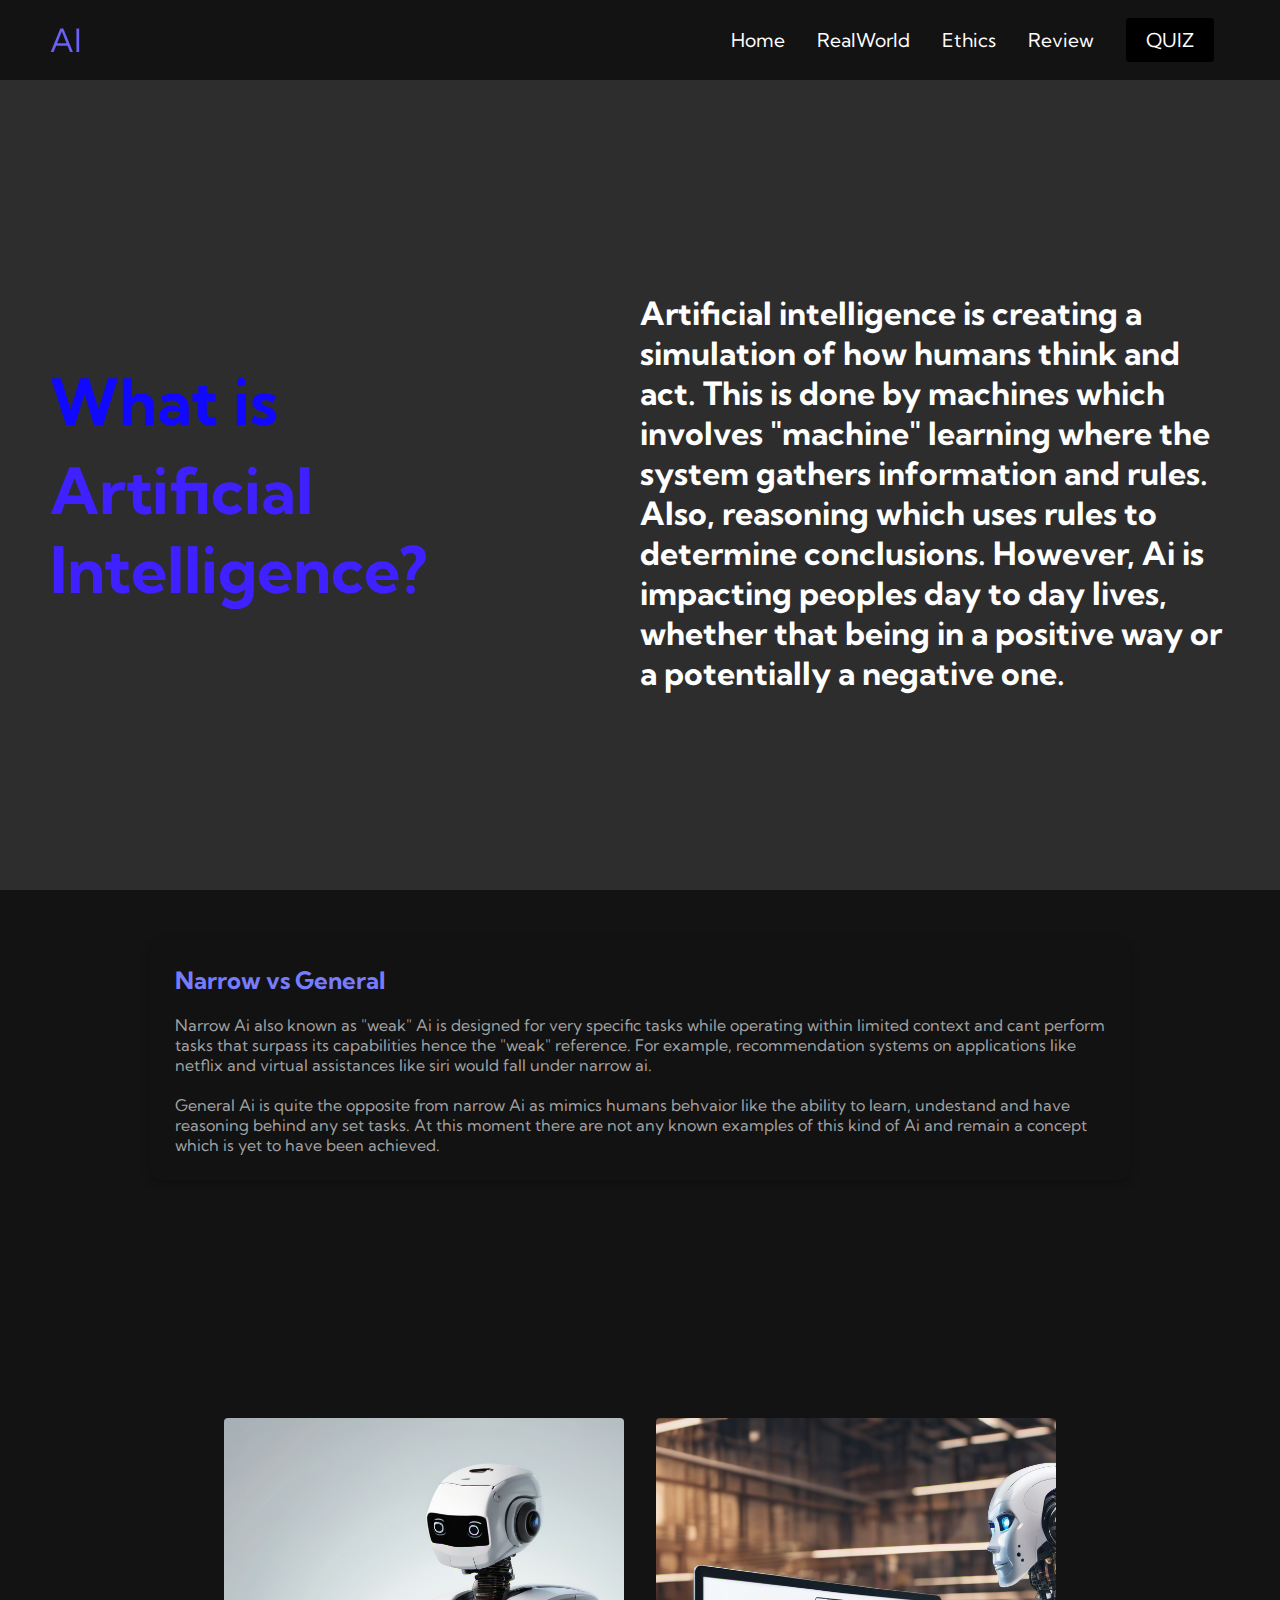
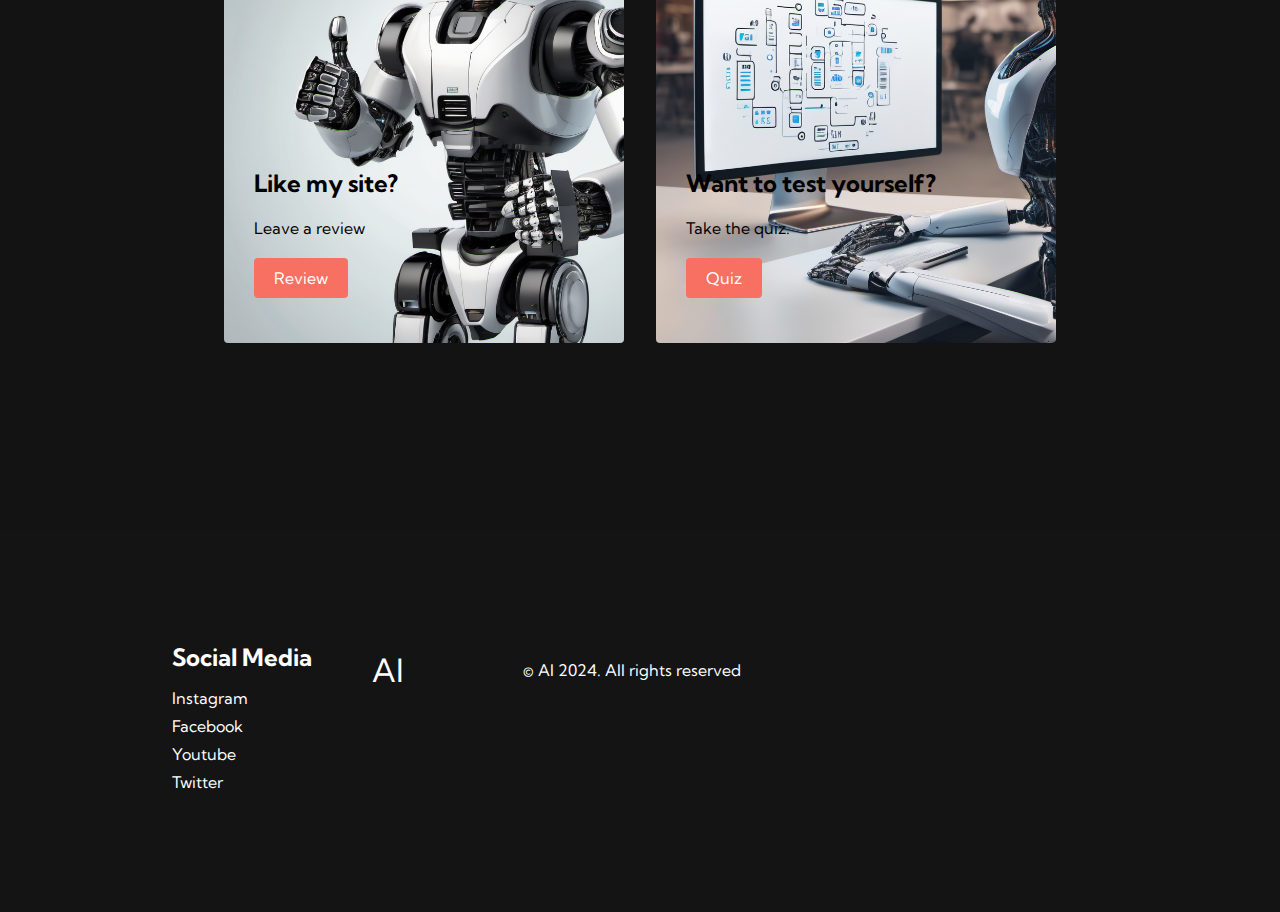
<file: AiFYP/index.html>
<!DOCTYPE html>
<html lang="en">
  <head>
    
    <meta charset="UTF-8" />
    <meta name="viewport" content="width=device-width, initial-scale=1.0" />
    <title>Ai Website</title>
    <link rel="stylesheet" href="styles.css" />
    <link rel="stylesheet" href="https://use.fontawesome.com/releases/v5.14.0/css/all.css" integrity="sha384-HzLeBuhoNPvSl5KYnjx0BT+WB0QEEqLprO+NBkkk5gbc67FTaL7XIGa2w1L0Xbgc" crossorigin="anonymous" />
    <link href="https://fonts.googleapis.com/css2?family=Kumbh+Sans:wght@400;700&display=swap" rel="stylesheet" />
  </head>
  <body>
  
    <!-- header section here  -->
    <header class="header">
      <div class="header__container">
        <a href="./index.html" id="header__logo"><i class="fas fa-robot"></i>AI</a>
        <div class="header__toggle" id="header-mobile-menu">
          <span class="hamBar"></span> <span class="hamBar"></span>
          <span class="hamBar"></span>
        </div>
        <ul class="header__menu">
          <li class="header__item">
            <a href="./index.html" class="header__links">Home</a>
          </li>
          <li class="header__item">
            <a href="./test-1.html" class="header__links">RealWorld</a>
          </li>
          <li class="header__item">
            <a href="./test-2.html" class="header__links">Ethics</a>
          </li>
          <li class="header__item">
            <a href="./review/index.php" class="header__links">Review</a>
          </li>
          <li class="header__btn"><a href="quiz.html" class="button">QUIZ</a></li>
        </ul>
      </div>
    </header>
    <!-- header section here  -->

    <!-- Hero Section -->
    <div class="heroMain">
      <div class="heroContainer">
        <div class="heroContent">
          <h1>What is</h1>
          <h2>Artificial Intelligence?</h2>
         </div>
        <div class="heroContent">
          <p class="mediumText">Artificial intelligence is creating a simulation of how humans think and act. This is done by machines which involves "machine" learning where the system gathers information and rules. Also, reasoning which uses rules to determine conclusions. However, Ai is impacting peoples day to day lives, whether that being in a positive way or a potentially a negative one. </p>
         </div>
    </div>
    
     <!-- text box  -->
     <div class="testSec" >
      <div class="testInner">
        <div class="testRight" style="padding: 10px; width: 100%;">
          <h2>Narrow vs General </span></h2> <br>
          <p>Narrow Ai also known as "weak" Ai is designed for very specific tasks while operating within limited context and cant perform tasks that surpass its capabilities hence the "weak" reference. For example, recommendation systems on applications like netflix and virtual assistances like siri would fall under narrow ai.</p> <br>
          <p>General Ai is quite the opposite from narrow Ai as mimics humans behvaior like the ability to learn, undestand and have reasoning behind any set tasks. At this moment there are not any known examples of this kind of Ai and remain a concept which is yet to have been achieved. </p>
        </div>
      </div>
  </div>
    <!-- hero section ends here  -->
    
    <div class="serviceSection">
      <div class="serviceContainer">
        <div class="serviceBox">
          <h2>Like my site?</h2>
          <p>Leave a review</p>
          <a href="review/index.php"><button>Review</button></a>
          </div>
        <div class="serviceBox">
          <h2>Want to test yourself?</h2>
          <p>Take the quiz.</p>
          <a href="quiz.html"> <button>Quiz</button></a>
        </div>
      </div>
    </div>

    <!-- Footer Section -->
    <div class="footerSection">
      <div class="footerInnerLinks">
        <div class="footerInnerWrapper">
          <div class="footerLinks">
            
          <div class="footerLinks">
            <h2>Social Media</h2>
            <a href="#">Instagram</a> <a href="/">Facebook</a>
            <a href="#">Youtube</a> <a href="/">Twitter</a>
          </div>
        </div>
      </div>
      <section class="socialSection">
        <div class="socialSectionInner">
          <div class="footerLogo">
            <a href="#" id="footerLogo"><i class="fas fa-robot">  </i>AI</a>
          </div>
          <p class="copyRight">© AI 2024. All rights reserved</p>
          <div class="footerSocial">
            <a class="footerSocialLinks" href="#" target="_blank" aria-label="Facebook" >
              <i class="fab fa-facebook"></i>
            </a>
            <a class="footerSocialLinks" href="#" target="_blank" aria-label="Instagram" >
              <i class="fab fa-instagram"></i>
            </a>
            <a class="footerSocialLinks" href="#" target="_blank" aria-label="Youtube" >
              <i class="fab fa-youtube"></i>
            </a>
            <a class="footerSocialLinks" href="#" target="_blank" aria-label="Twitter" >
              <i class="fab fa-twitter"></i>
            </a>
            <a class="footerSocialLinks" href="#" target="_blank" aria-label="LinkedIn" >
              <i class="fab fa-linkedin"></i>
            </a>
          </div>
        </div>
      </section>
    </div>
  </div>
  <!-- Footer Section -->

    <!-- scripts here  -->
    <script src="app.js"></script>
  </body>
</html>
</file>
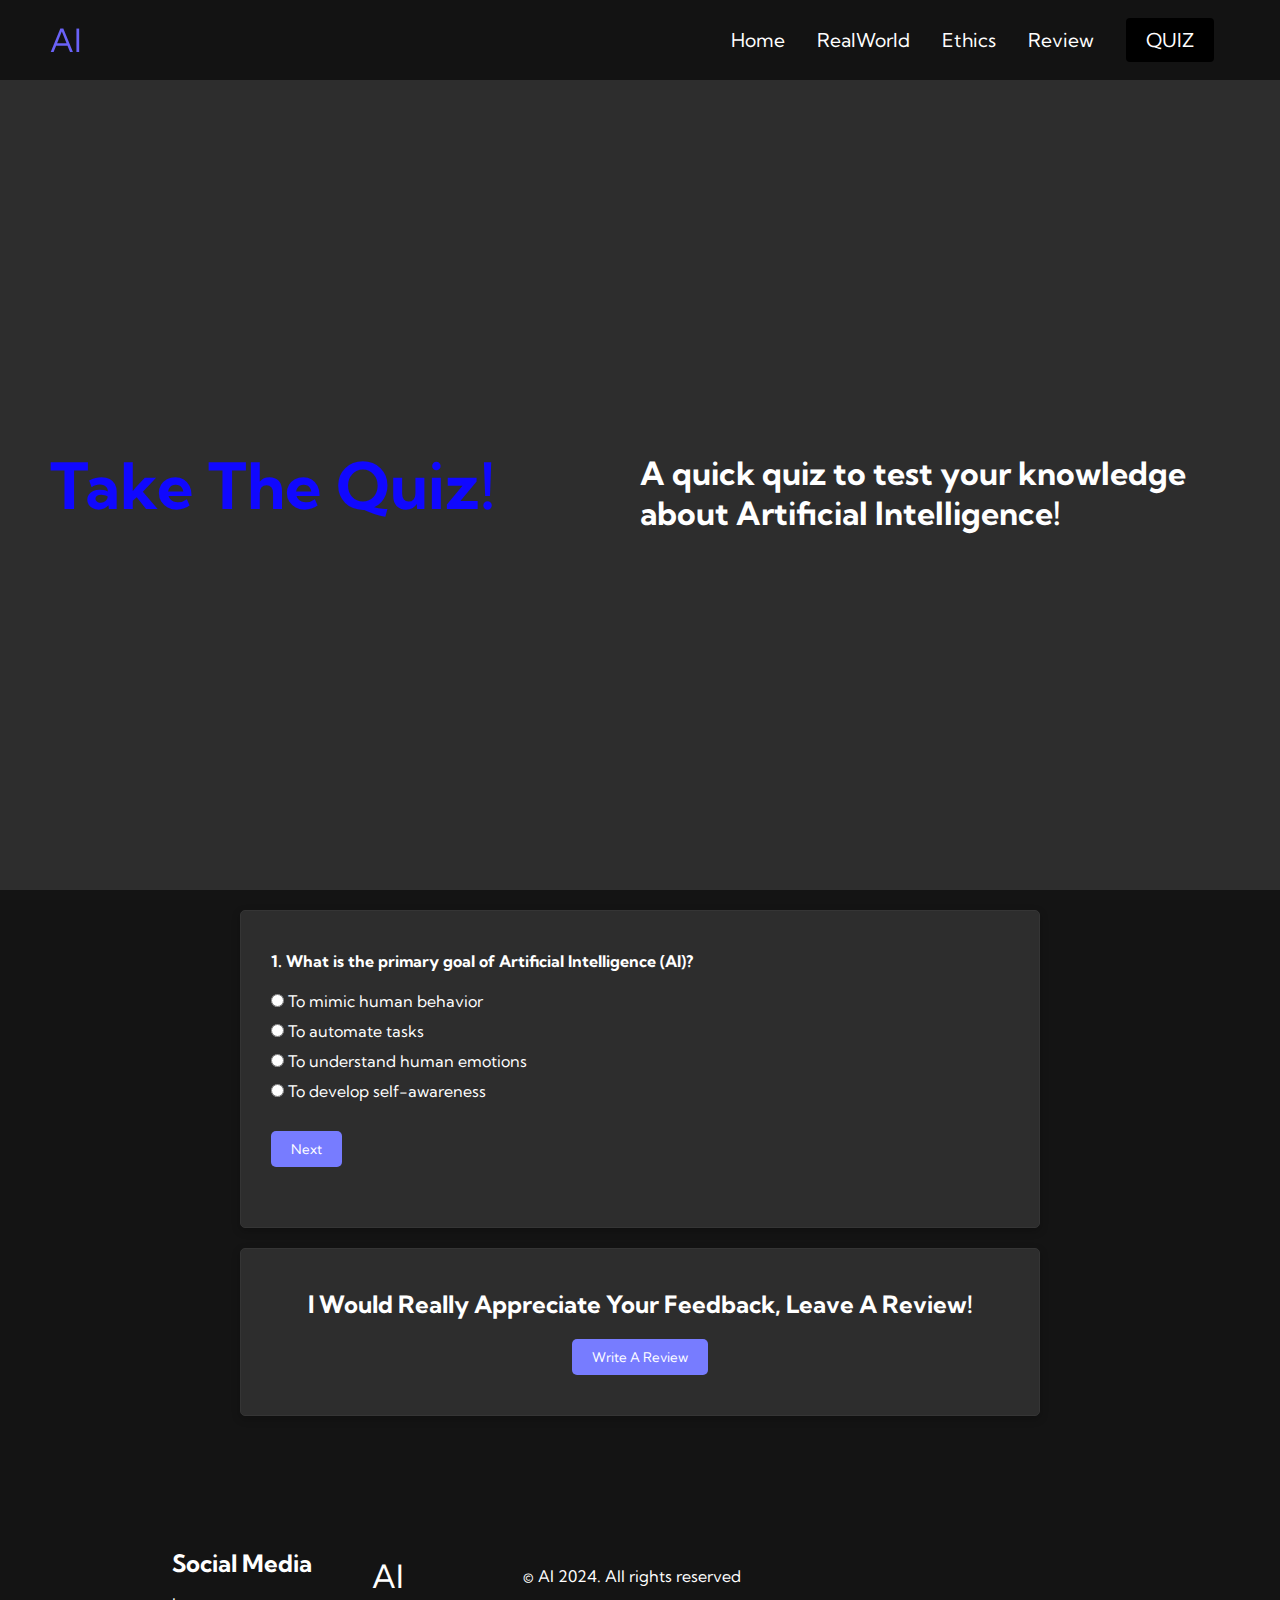
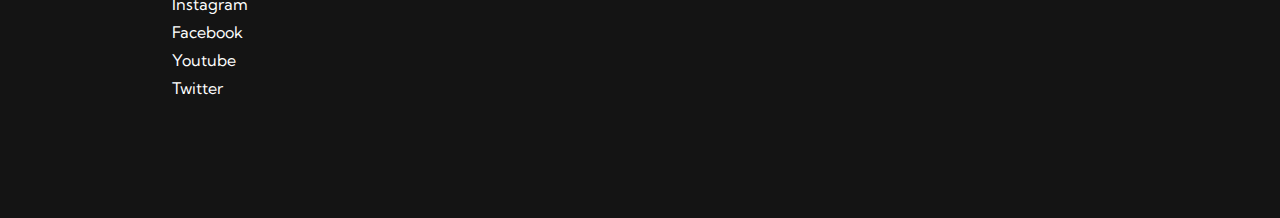
<file: AiFYP/quiz.html>
<!DOCTYPE html>
<html lang="en">
  <head>
    <meta charset="UTF-8" />
    <meta name="viewport" content="width=device-width, initial-scale=1.0" />
    <title>Ai Website</title>
    <link rel="stylesheet" href="styles.css" />
    <link rel="stylesheet" href="https://use.fontawesome.com/releases/v5.14.0/css/all.css" integrity="sha384-HzLeBuhoNPvSl5KYnjx0BT+WB0QEEqLprO+NBkkk5gbc67FTaL7XIGa2w1L0Xbgc" crossorigin="anonymous" />
    <link href="https://fonts.googleapis.com/css2?family=Kumbh+Sans:wght@400;700&display=swap" rel="stylesheet" />
  </head>
  <body>
    <!-- header section here  -->
    <header class="header">
      <div class="header__container">
        <a href="./index.html" id="header__logo"><i class="fas fa-robot"></i>AI</a>
        <div class="header__toggle" id="header-mobile-menu">
          <span class="hamBar"></span> <span class="hamBar"></span>
          <span class="hamBar"></span>
        </div>
        <ul class="header__menu">
          <li class="header__item">
            <a href="./index.html" class="header__links">Home</a>
          </li>
          <li class="header__item">
            <a href="./test-1.html" class="header__links">RealWorld</a>
          </li>
          <li class="header__item">
            <a href="./test-2.html" class="header__links">Ethics</a>
          </li>
          <li class="header__item">
            <a href="./review/index.php" class="header__links">Review</a>
          </li>
          <li class="header__btn"><a href="quiz.html" class="button">QUIZ</a></li>
        </ul>
      </div>
    </header>
    <!-- header section here  -->

    <!-- Hero Section -->
    <div class="heroMain">
      <div class="heroContainer">
        <div class="heroContent">
          <h1>Take The Quiz!</h1>
         </div>
         <div class="heroContent">
          <p class="largeText">A quick quiz to test your knowledge about Artificial Intelligence!</p>
         </div>
    </div>
    <!-- hero section ends here  -->

    <!-- quiz section  -->
    <div class="container">
        
        <!-- Question 1 -->
        <div class="question active" id="question1">
          <p>1. What is the primary goal of Artificial Intelligence (AI)?</p>
          <div class="options">
            <label><input type="radio" name="q1" value="a"> To mimic human behavior</label>
            <label><input type="radio" name="q1" value="b"> To automate tasks</label>
            <label><input type="radio" name="q1" value="c"> To understand human emotions</label>
            <label><input type="radio" name="q1" value="d"> To develop self-awareness</label>
          </div>
        </div>
        <!-- Question 2 -->
        <div class="question" id="question2">
          <p>2. Which of the following is an example of Narrow AI?</p>
          <div class="options">
            <label><input type="radio" name="q2" value="a"> Self-driving cars</label>
            <label><input type="radio" name="q2" value="b"> Human-like robots</label>
            <label><input type="radio" name="q2" value="c"> General-purpose intelligent systems</label>
            <label><input type="radio" name="q2" value="d"> Virtual personal assistants</label>
          </div>
        </div>
        <!-- Question 3 -->
        <div class="question" id="question3">
          <p>3. What is the term used to describe AI's ability to improve performance on a task through experience?</p>
          <div class="options">
            <label><input type="radio" name="q3" value="a"> Machine learning</label>
            <label><input type="radio" name="q3" value="b"> Deep learning</label>
            <label><input type="radio" name="q3" value="c"> Reinforcement learning</label>
            <label><input type="radio" name="q3" value="d"> Natural language processing</label>
          </div>
        </div>
        <!-- Question 4 -->
        <div class="question" id="question4">
            <p>4. Which AI technique involves training a model on labeled data with input-output pairs?</p>
            <div class="options">
              <label><input type="radio" name="q4" value="a"> Unsupervised learning</label>
              <label><input type="radio" name="q4" value="b"> Reinforcement learning</label>
              <label><input type="radio" name="q4" value="c"> Supervised learning</label>
              <label><input type="radio" name="q4" value="d"> Semi-supervised learning</label>
            </div>
          </div>
        <!-- Question 5 -->
        <div class="question" id="question5">
            <p>5. Which industry commonly uses AI for fraud detection and prevention?</p>
            <div class="options">
              <label><input type="radio" name="q5" value="a"> Healthcare</label>
              <label><input type="radio" name="q5" value="b"> Finance</label>
              <label><input type="radio" name="q5" value="c"> Retail</label>
              <label><input type="radio" name="q5" value="d"> Transportation</label>
            </div>
          </div>
        <!-- Question 6 -->
        <div class="question" id="question6">
            <p>6. What is the name for AI systems that can understand and generate human-like text?</p>
            <div class="options">
              <label><input type="radio" name="q6" value="a"> Natural language processing</label>
              <label><input type="radio" name="q6" value="b"> Machine learning</label>
              <label><input type="radio" name="q6" value="c"> Speech recognition</label>
              <label><input type="radio" name="q6" value="d"> Computer vision</label>
            </div>
          </div>
        <!-- Question 7 -->
        <div class="question" id="question7">
            <p>7. What is the term for the ethical principles and guidelines governing AI development and deployment?</p>
            <div class="options">
              <label><input type="radio" name="q7" value="a"> AI ethics</label>
              <label><input type="radio" name="q7" value="b"> Algorithmic fairness</label>
              <label><input type="radio" name="q7" value="c"> Autonomous governance</label>
              <label><input type="radio" name="q7" value="d"> Data privacy</label>
            </div>
          </div>
        <!-- Question 8 -->
        <div class="question" id="question8">
            <p>8. Which AI application analyzes patterns in large datasets to make predictions and decisions?</p>
            <div class="options">
              <label><input type="radio" name="q8" value="a"> Predictive maintenance</label>
              <label><input type="radio" name="q8" value="b"> Image recognition</label>
              <label><input type="radio" name="q8" value="c"> Recommendation systems</label>
              <label><input type="radio" name="q8" value="d">  Big data analytics</label>
            </div>
          </div>
        <!-- Question 9 -->
        <div class="question" id="question9">
            <p>9. What type of AI is capable of understanding, learning, and applying knowledge across various tasks and domains?</p>
            <div class="options">
              <label><input type="radio" name="q9" value="a"> Narrow AI</label>
              <label><input type="radio" name="q9" value="b"> Weak AI</label>
              <label><input type="radio" name="q9" value="c"> Strong AI</label>
              <label><input type="radio" name="q9" value="d"> Artificial General Intelligence (AGI)</label>
            </div>
          </div>
        <!-- Question 10 -->
        <div class="question" id="question10">
            <p>10. Which company pioneered the development of self-driving cars using AI technology?</p>
            <div class="options">
              <label><input type="radio" name="q10" value="a"> Tesla</label>
              <label><input type="radio" name="q10" value="b">Google (Waymo)</label>
              <label><input type="radio" name="q10" value="c"> Uber</label>
              <label><input type="radio" name="q10" value="d"> Apple</label>
            </div>
          </div>
    
          <!-- question 10 -->
        <button id="submitBtn">Next</button>
        <br> <br>
        <p id="alert"></p>
        <div id="result">
          <h2>Result</h2>
          <p id="score"></p>
          
        </div>
      </div>
    <!-- quiz section  -->

    <!-- review button  -->
    <div class="container quizRevBtn">
        <h2>I Would Really Appreciate Your Feedback, Leave A Review!</h2>
        <a href="./review/index.php"><button>Write A Review</button></a>
    </div>
    <!-- review button  -->

       <!-- Footer Section -->
       <div class="footerSection">
        <div class="footerInnerLinks">
          <div class="footerInnerWrapper">
            <div class="footerLinks">
              
            <div class="footerLinks">
              <h2>Social Media</h2>
              <a href="#">Instagram</a> <a href="/">Facebook</a>
              <a href="#">Youtube</a> <a href="/">Twitter</a>
            </div>
          </div>
        </div>
        <section class="socialSection">
          <div class="socialSectionInner">
            <div class="footerLogo">
              <a href="#" id="footerLogo"><i class="fas fa-robot">  </i>AI</a>
            </div>
            <p class="copyRight">© AI 2024. All rights reserved</p>
            <div class="footerSocial">
              <a class="footerSocialLinks" href="#" target="_blank" aria-label="Facebook" >
                <i class="fab fa-facebook"></i>
              </a>
              <a class="footerSocialLinks" href="#" target="_blank" aria-label="Instagram" >
                <i class="fab fa-instagram"></i>
              </a>
              <a class="footerSocialLinks" href="#" target="_blank" aria-label="Youtube" >
                <i class="fab fa-youtube"></i>
              </a>
              <a class="footerSocialLinks" href="#" target="_blank" aria-label="Twitter" >
                <i class="fab fa-twitter"></i>
              </a>
              <a class="footerSocialLinks" href="#" target="_blank" aria-label="LinkedIn" >
                <i class="fab fa-linkedin"></i>
              </a>
            </div>
          </div>
        </section>
      </div>
    </div>
    <!-- Footer Section -->


    <script src="app.js"></script>
  </body>
</html>
</file>
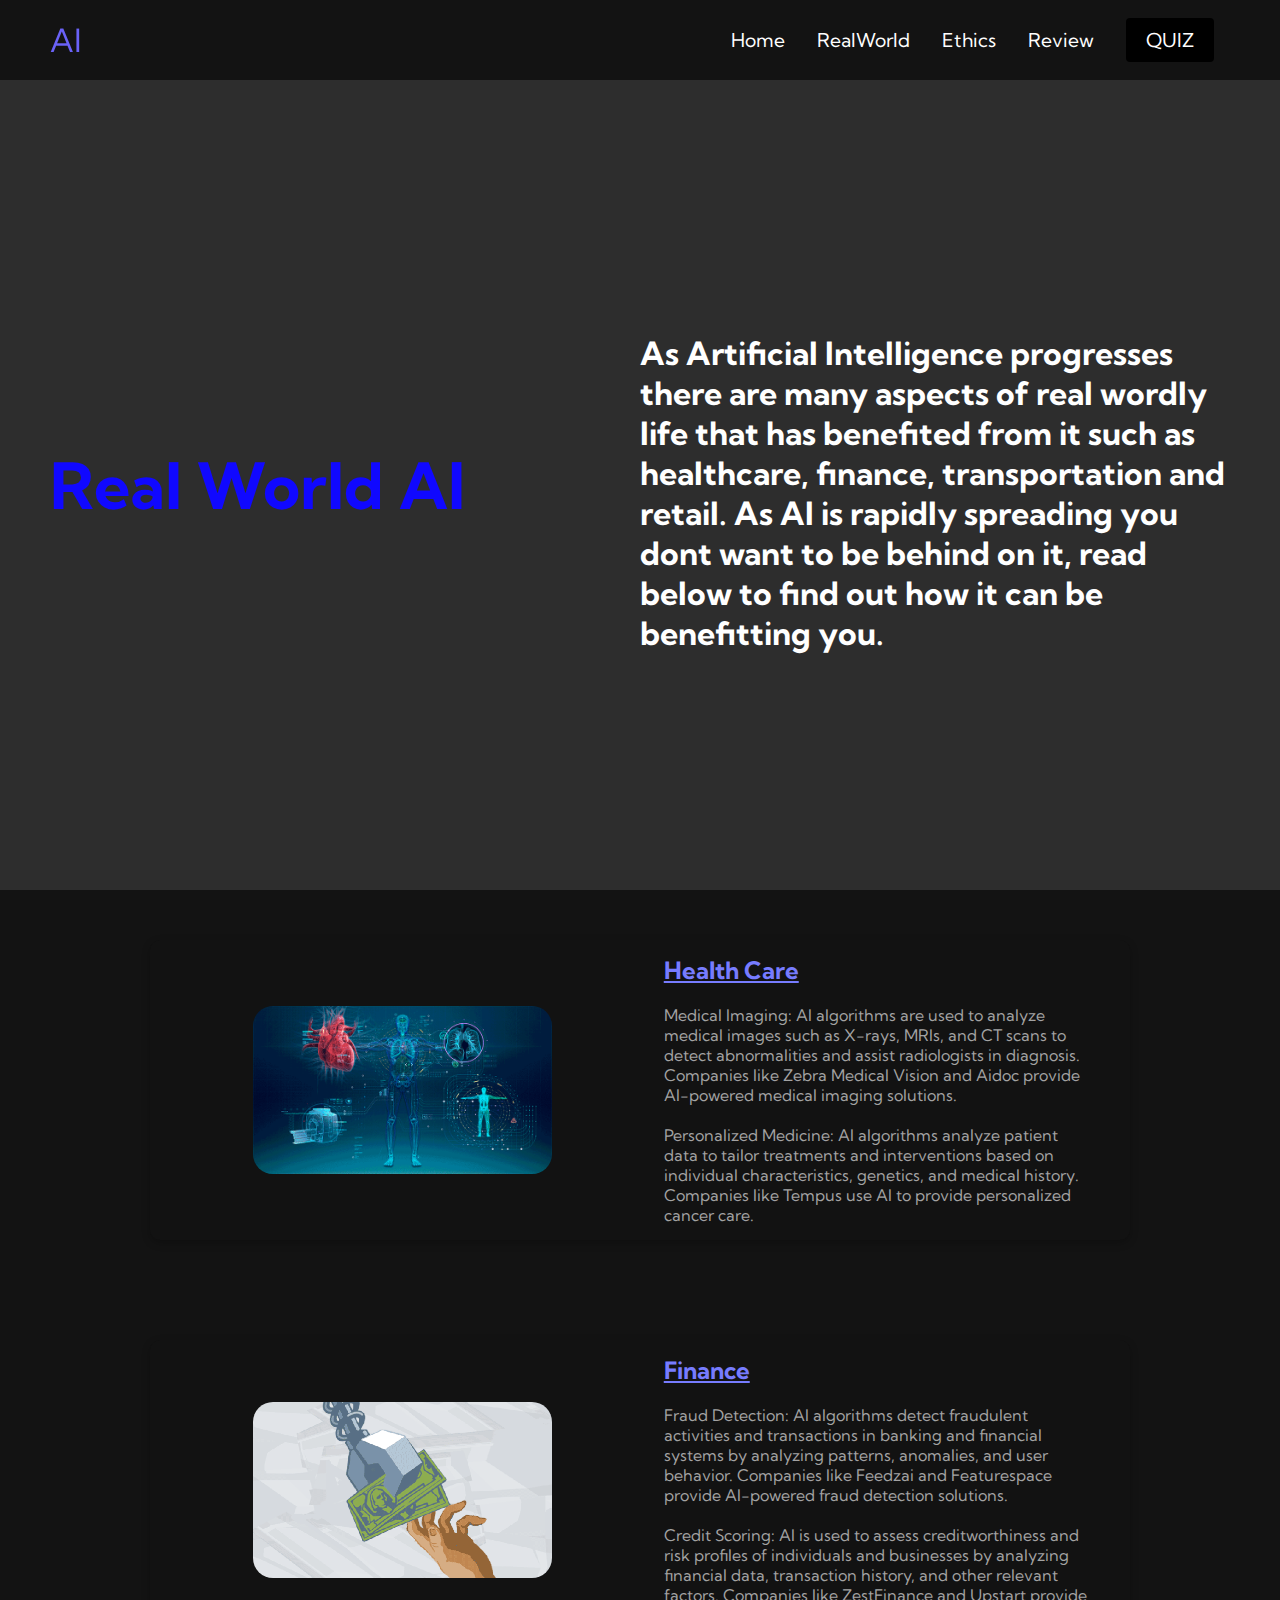
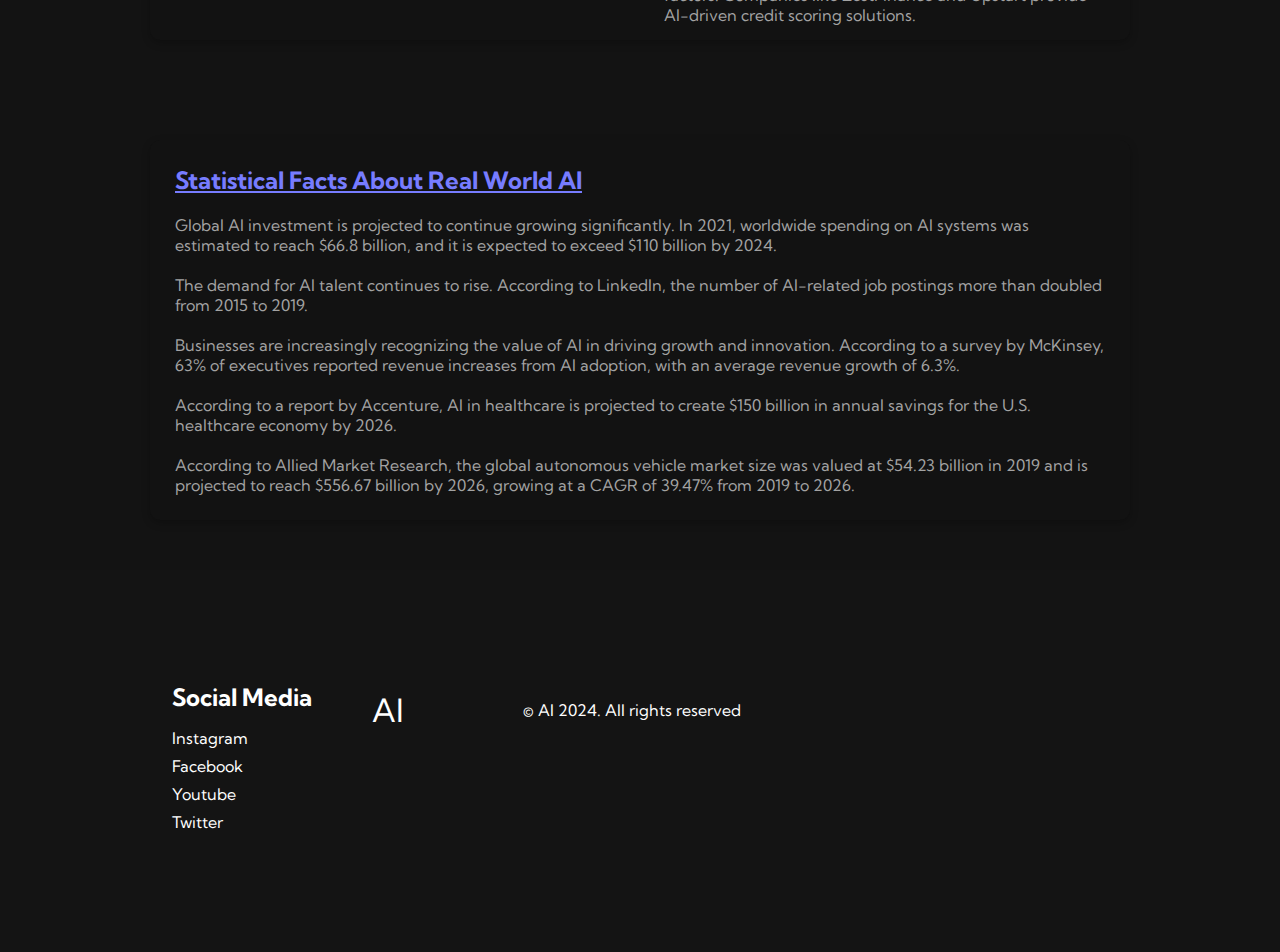
<file: AiFYP/test-1.html>
<!DOCTYPE html>
<html lang="en">
  <head>
    <meta charset="UTF-8" />
    <meta name="viewport" content="width=device-width, initial-scale=1.0" />
    <title>Ai Website</title>
    <link rel="stylesheet" href="styles.css" />
    <link rel="stylesheet" href="https://use.fontawesome.com/releases/v5.14.0/css/all.css" integrity="sha384-HzLeBuhoNPvSl5KYnjx0BT+WB0QEEqLprO+NBkkk5gbc67FTaL7XIGa2w1L0Xbgc" crossorigin="anonymous" />
    <link href="https://fonts.googleapis.com/css2?family=Kumbh+Sans:wght@400;700&display=swap" rel="stylesheet" />
  </head>
  <body>
    <!-- header section here  -->
    <header class="header">
      <div class="header__container">
        <a href="./index.html" id="header__logo"><i class="fas fa-robot"></i>AI</a>
        <div class="header__toggle" id="header-mobile-menu">
          <span class="hamBar"></span> <span class="hamBar"></span>
          <span class="hamBar"></span>
        </div>
        <ul class="header__menu">
          <li class="header__item">
            <a href="./index.html" class="header__links">Home</a>
          </li>
          <li class="header__item">
            <a href="./test-1.html" class="header__links">RealWorld</a>
          </li>
          <li class="header__item">
            <a href="./test-2.html" class="header__links">Ethics</a>
          </li>
          <li class="header__item">
            <a href="./review/index.php" class="header__links">Review</a>
          </li>
          <li class="header__btn"><a href="quiz.html" class="button">QUIZ</a></li>
        </ul>
      </div>
    </header>
    <!-- header section here  -->

    <!-- Hero Section -->
    <div class="heroMain">
      <div class="heroContainer">
        <div class="heroContent">
          <h1>Real World AI</h1>
         </div>
         <div class="heroContent">
          <p class="mediumText">As Artificial Intelligence progresses there are many aspects of real wordly life that has benefited from it such as healthcare, finance, transportation and retail. As AI is rapidly spreading you dont want to be behind on it, read below to find out how it can be benefitting you.</p>
         </div>
    </div>
    <!-- hero section ends here  -->

    <!-- test section  -->
    
    <div class="testSec">
        <div class="testInner">
          <div class="testLeft">
            <img src="./images/healthcare.gif" alt="">
          </div>
          <div class="testRight">
            <h2> <span>Health Care</span></h2> <br>
            <p>Medical Imaging: AI algorithms are used to analyze medical images such as X-rays, MRIs, and CT scans to detect abnormalities and assist radiologists in diagnosis. Companies like Zebra Medical Vision and Aidoc provide AI-powered medical imaging solutions.</p> <br>
            
            <p>Personalized Medicine: AI algorithms analyze patient data to tailor treatments and interventions based on individual characteristics, genetics, and medical history. Companies like Tempus use AI to provide personalized cancer care.</p>
          </div>
        </div>
    </div>
    
    <!-- test section  -->

    <!-- test section  -->
    
    <div class="testSec">
        <div class="testInner">
          <div class="testLeft">
            <img src="./images/finance.gif" alt="">
          </div>
          <div class="testRight">
            <h2> <span>Finance</span></h2> <br>
            <p>Fraud Detection: AI algorithms detect fraudulent activities and transactions in banking and financial systems by analyzing patterns, anomalies, and user behavior. Companies like Feedzai and Featurespace provide AI-powered fraud detection solutions.</p> <br>
            
            <p>Credit Scoring: AI is used to assess creditworthiness and risk profiles of individuals and businesses by analyzing financial data, transaction history, and other relevant factors. Companies like ZestFinance and Upstart provide AI-driven credit scoring solutions.</p>
          </div>
        </div>
    </div>
    
    <!-- test section  -->


    <!-- text box  -->
    <div class="testSec" >
      <div class="testInner">
        <div class="testRight" style="padding: 10px; width: 100%;">
          <h2> <span>Statistical Facts About Real World AI</span></h2> <br>
          <p>Global AI investment is projected to continue growing significantly. In 2021, worldwide spending on AI systems was estimated to reach $66.8 billion, and it is expected to exceed $110 billion by 2024.</p> <br>
          <p>The demand for AI talent continues to rise. According to LinkedIn, the number of AI-related job postings more than doubled from 2015 to 2019.</p> <br>
          <p>Businesses are increasingly recognizing the value of AI in driving growth and innovation. According to a survey by McKinsey, 63% of executives reported revenue increases from AI adoption, with an average revenue growth of 6.3%.</p> <br>
          <p>According to a report by Accenture, AI in healthcare is projected to create $150 billion in annual savings for the U.S. healthcare economy by 2026.</p> <br>
          <p>According to Allied Market Research, the global autonomous vehicle market size was valued at $54.23 billion in 2019 and is projected to reach $556.67 billion by 2026, growing at a CAGR of 39.47% from 2019 to 2026.</p>
        </div>
      </div>
  </div>
  
    <!-- text box  -->

       <!-- Footer Section -->
       <div class="footerSection">
        <div class="footerInnerLinks">
          <div class="footerInnerWrapper">
            <div class="footerLinks">
              
            <div class="footerLinks">
              <h2>Social Media</h2>
              <a href="#">Instagram</a> <a href="/">Facebook</a>
              <a href="#">Youtube</a> <a href="/">Twitter</a>
            </div>
          </div>
        </div>
        <section class="socialSection">
          <div class="socialSectionInner">
            <div class="footerLogo">
              <a href="#" id="footerLogo"><i class="fas fa-robot">  </i>AI</a>
            </div>
            <p class="copyRight">© AI 2024. All rights reserved</p>
            <div class="footerSocial">
              <a class="footerSocialLinks" href="#" target="_blank" aria-label="Facebook" >
                <i class="fab fa-facebook"></i>
              </a>
              <a class="footerSocialLinks" href="#" target="_blank" aria-label="Instagram" >
                <i class="fab fa-instagram"></i>
              </a>
              <a class="footerSocialLinks" href="#" target="_blank" aria-label="Youtube" >
                <i class="fab fa-youtube"></i>
              </a>
              <a class="footerSocialLinks" href="#" target="_blank" aria-label="Twitter" >
                <i class="fab fa-twitter"></i>
              </a>
              <a class="footerSocialLinks" href="#" target="_blank" aria-label="LinkedIn" >
                <i class="fab fa-linkedin"></i>
              </a>
            </div>
          </div>
        </section>
      </div>
    </div>
    <!-- Footer Section -->


    <script src="app.js"></script>
  </body>
</html>
</file>
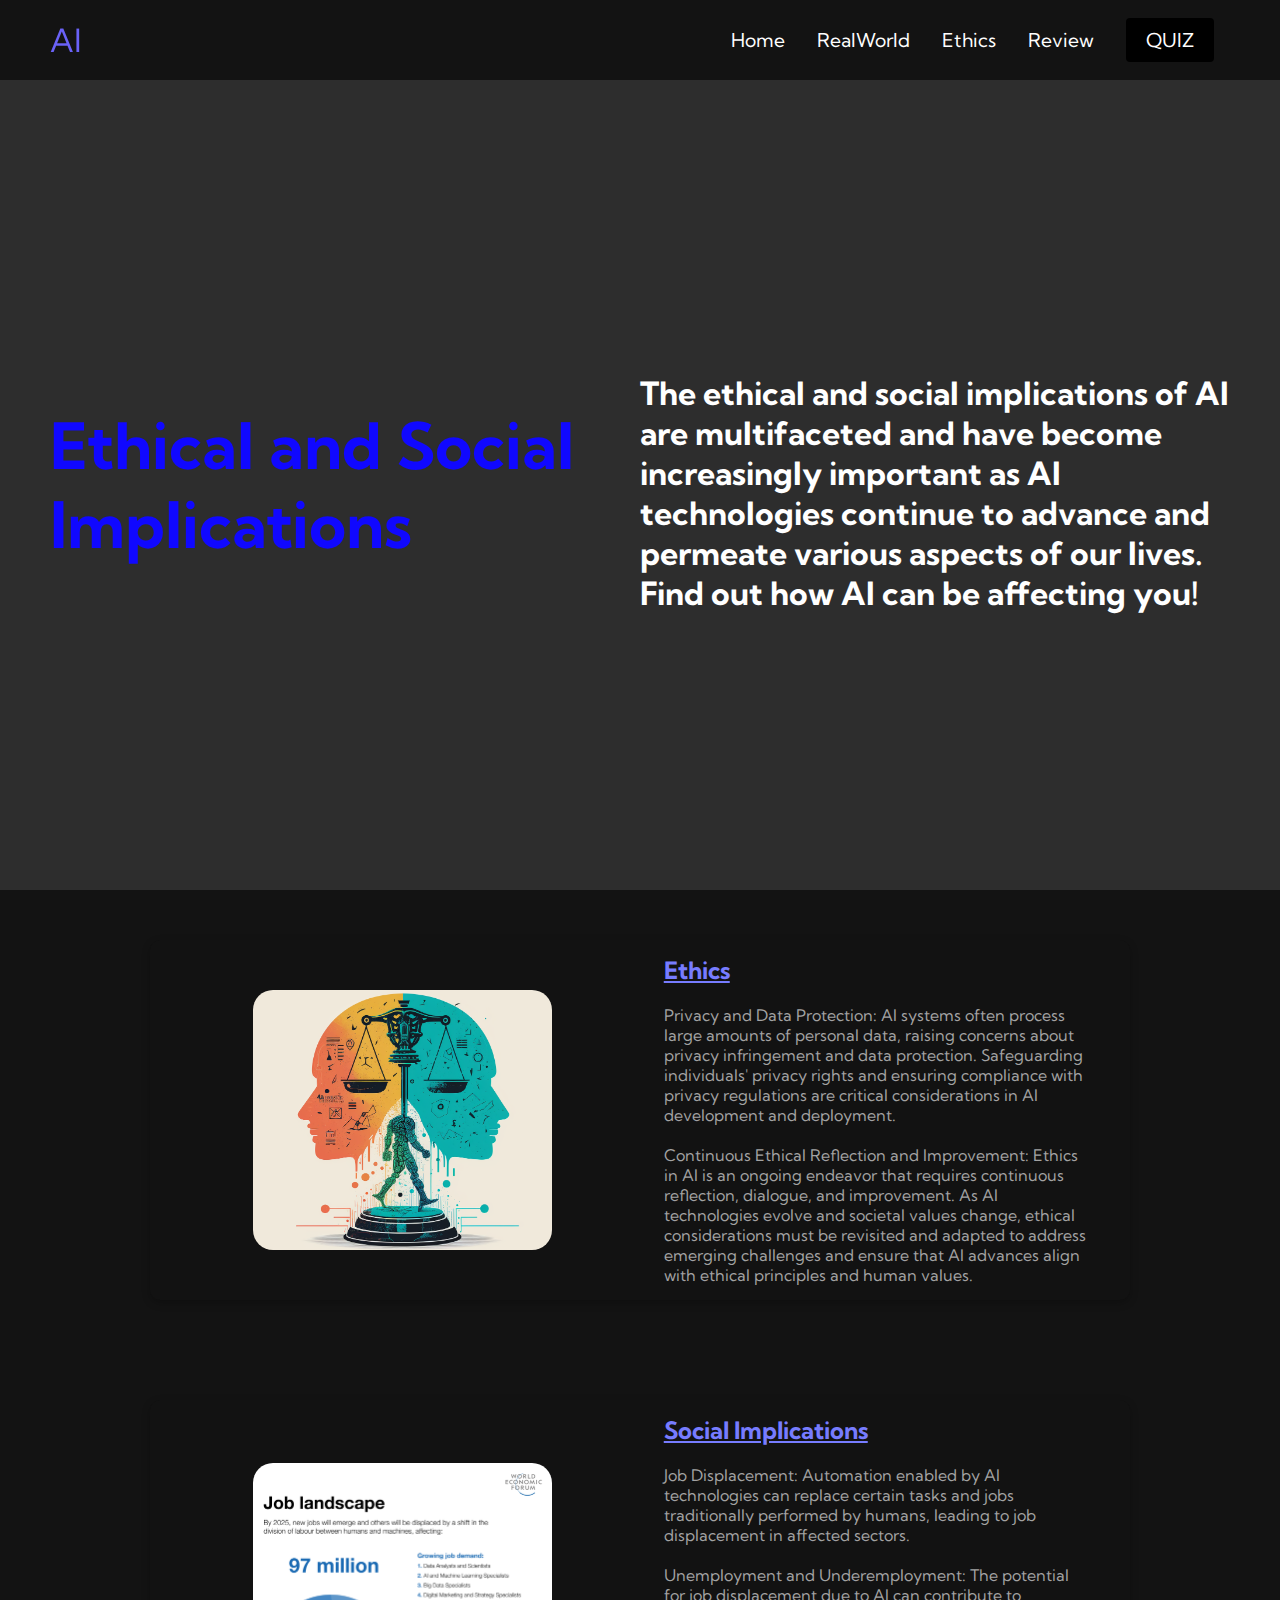
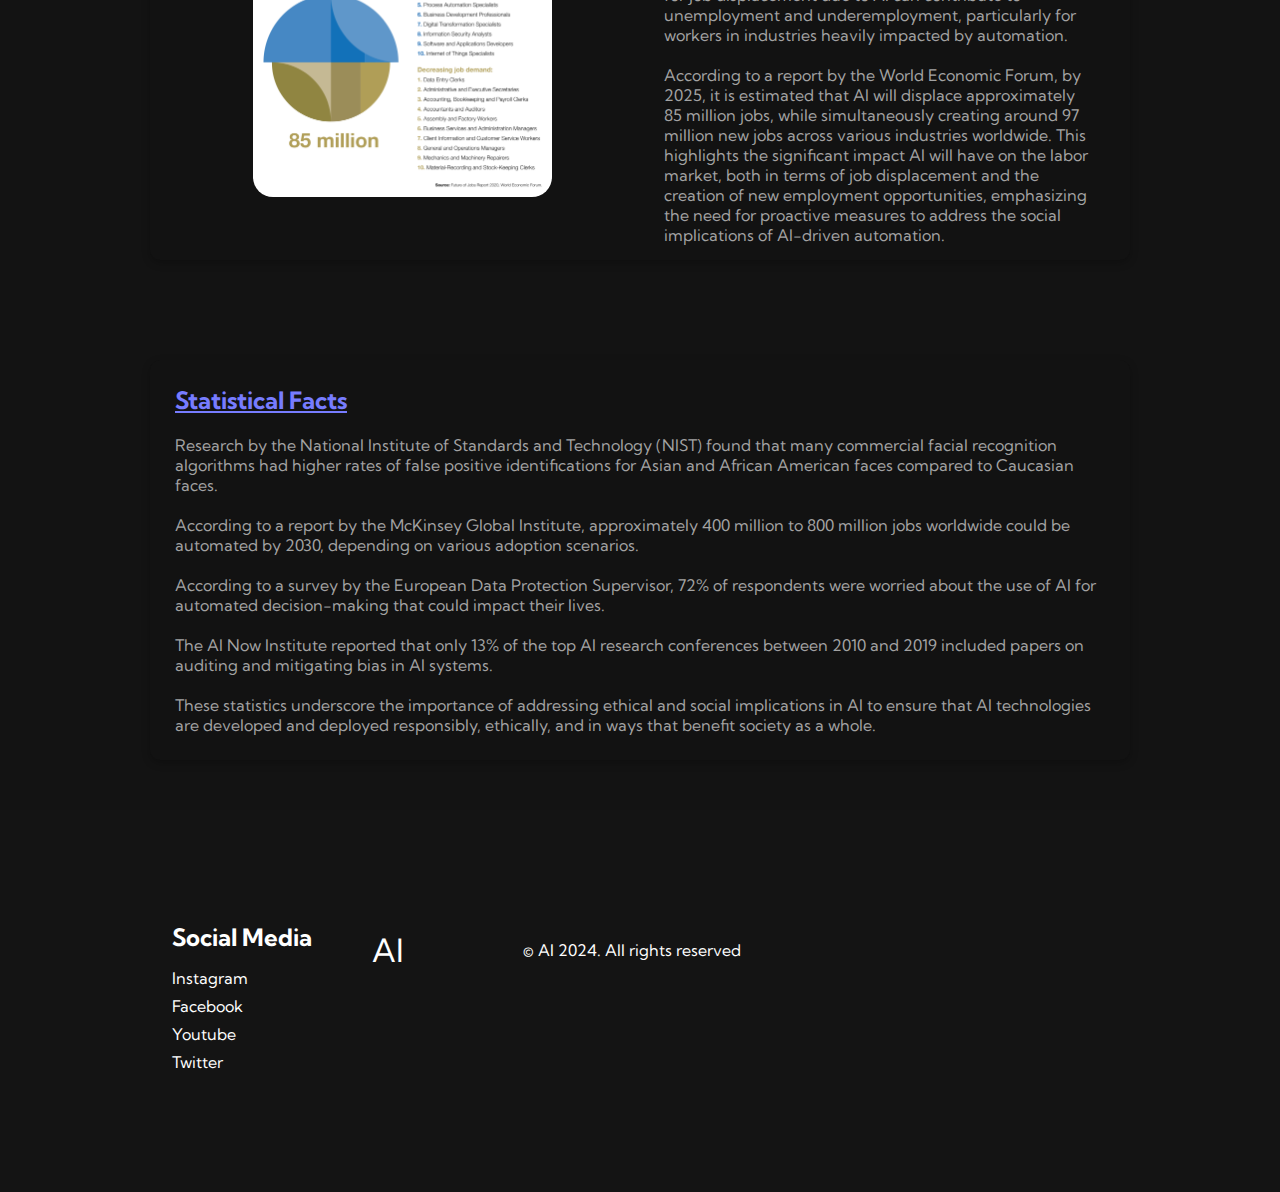
<file: AiFYP/test-2.html>
<!DOCTYPE html>
<html lang="en">
  <head>
    
    <meta charset="UTF-8" />
    <meta name="viewport" content="width=device-width, initial-scale=1.0" />
    <title>Ai Website</title>
    <link rel="stylesheet" href="styles.css" />
    <link rel="stylesheet" href="https://use.fontawesome.com/releases/v5.14.0/css/all.css" integrity="sha384-HzLeBuhoNPvSl5KYnjx0BT+WB0QEEqLprO+NBkkk5gbc67FTaL7XIGa2w1L0Xbgc" crossorigin="anonymous" />
    <link href="https://fonts.googleapis.com/css2?family=Kumbh+Sans:wght@400;700&display=swap" rel="stylesheet" />
  </head>
  <body>
    <!-- header section here  -->
    <header class="header">
      <div class="header__container">
        <a href="./index.html" id="header__logo"><i class="fas fa-robot"></i>AI</a>
        <div class="header__toggle" id="header-mobile-menu">
          <span class="hamBar"></span> <span class="hamBar"></span>
          <span class="hamBar"></span>
        </div>
        <ul class="header__menu">
          <li class="header__item">
            <a href="./index.html" class="header__links">Home</a>
          </li>
          <li class="header__item">
            <a href="./test-1.html" class="header__links">RealWorld</a>
          </li>
          <li class="header__item">
            <a href="./test-2.html" class="header__links">Ethics</a>
          </li>
          <li class="header__item">
            <a href="./review/index.php" class="header__links">Review</a>
          </li>
          <li class="header__btn"><a href="quiz.html" class="button">QUIZ</a></li>
        </ul>
      </div>
    </header>
    <!-- header section here  -->

    <!-- Hero Section -->
    <div class="heroMain">
      <div class="heroContainer">
        <div class="heroContent">
          <h1>Ethical and Social Implications</h1>
         </div>
         <div class="heroContent">
          <p class="mediumText">The ethical and social implications of AI are multifaceted and have become increasingly important as AI technologies continue to advance and permeate various aspects of our lives. Find out how AI can be affecting you!</p>
         </div>
    </div>
    <!-- hero section ends here  -->

    <!-- test section  -->
    
    <div class="testSec">
        <div class="testInner">
          <div class="testLeft">
            <img src="./images/aiethics.png" alt="">
          </div>
          <div class="testRight">
            <h2> <span>Ethics</span></h2> <br>
            <p>Privacy and Data Protection: AI systems often process large amounts of personal data, raising concerns about privacy infringement and data protection. Safeguarding individuals' privacy rights and ensuring compliance with privacy regulations are critical considerations in AI development and deployment.</p> <br>
            
            <p>Continuous Ethical Reflection and Improvement: Ethics in AI is an ongoing endeavor that requires continuous reflection, dialogue, and improvement. As AI technologies evolve and societal values change, ethical considerations must be revisited and adapted to address emerging challenges and ensure that AI advances align with ethical principles and human values.</p>
          </div>
        </div>
    </div>
    
    <!-- test section  -->

    <!-- test section  -->
    
    <div class="testSec">
        <div class="testInner">
          <div class="testLeft">
            <img src="./images/statjob.png" alt="">
          </div>
          <div class="testRight">
            <h2> <span>Social Implications</span></h2> <br>
            <p>Job Displacement: Automation enabled by AI technologies can replace certain tasks and jobs traditionally performed by humans, leading to job displacement in affected sectors.</p> <br>
            <p>Unemployment and Underemployment: The potential for job displacement due to AI can contribute to unemployment and underemployment, particularly for workers in industries heavily impacted by automation.</p> <br>
            <p>According to a report by the World Economic Forum, by 2025, it is estimated that AI will displace approximately 85 million jobs, while simultaneously creating around 97 million new jobs across various industries worldwide. This highlights the significant impact AI will have on the labor market, both in terms of job displacement and the creation of new employment opportunities, emphasizing the need for proactive measures to address the social implications of AI-driven automation.</p>
          </div>
        </div>
    </div>
    
    <!-- test section  -->


    <!-- text box  -->
    <div class="testSec" >
      <div class="testInner">
        <div class="testRight" style="padding: 10px; width: 100%;">
          <h2><span>Statistical Facts</span></h2> <br>
          <p>Research by the National Institute of Standards and Technology (NIST) found that many commercial facial recognition algorithms had higher rates of false positive identifications for Asian and African American faces compared to Caucasian faces.</p> <br>
          <p>According to a report by the McKinsey Global Institute, approximately 400 million to 800 million jobs worldwide could be automated by 2030, depending on various adoption scenarios.</p> <br>
          <p>According to a survey by the European Data Protection Supervisor, 72% of respondents were worried about the use of AI for automated decision-making that could impact their lives.</p> <br>
          <p>The AI Now Institute reported that only 13% of the top AI research conferences between 2010 and 2019 included papers on auditing and mitigating bias in AI systems.</p> <br>
          <p>These statistics underscore the importance of addressing ethical and social implications in AI to ensure that AI technologies are developed and deployed responsibly, ethically, and in ways that benefit society as a whole.</p>
        </div>
      </div>
  </div>
  
    <!-- text box  -->

    <!-- Footer Section -->
    <div class="footerSection">
      <div class="footerInnerLinks">
        <div class="footerInnerWrapper">
          <div class="footerLinks">
            
          <div class="footerLinks">
            <h2>Social Media</h2>
            <a href="#">Instagram</a> <a href="/">Facebook</a>
            <a href="#">Youtube</a> <a href="/">Twitter</a>
          </div>
        </div>
      </div>
      <section class="socialSection">
        <div class="socialSectionInner">
          <div class="footerLogo">
            <a href="#" id="footerLogo"><i class="fas fa-robot">  </i>AI</a>
          </div>
          <p class="copyRight">© AI 2024. All rights reserved</p>
          <div class="footerSocial">
            <a class="footerSocialLinks" href="#" target="_blank" aria-label="Facebook" >
              <i class="fab fa-facebook"></i>
            </a>
            <a class="footerSocialLinks" href="#" target="_blank" aria-label="Instagram" >
              <i class="fab fa-instagram"></i>
            </a>
            <a class="footerSocialLinks" href="#" target="_blank" aria-label="Youtube" >
              <i class="fab fa-youtube"></i>
            </a>
            <a class="footerSocialLinks" href="#" target="_blank" aria-label="Twitter" >
              <i class="fab fa-twitter"></i>
            </a>
            <a class="footerSocialLinks" href="#" target="_blank" aria-label="LinkedIn" >
              <i class="fab fa-linkedin"></i>
            </a>
          </div>
        </div>
      </section>
    </div>
  </div>
  <!-- Footer Section -->


    <script src="app.js"></script>
  </body>
</html>
</file>
<file: AiFYP/styles.css>
* {
  box-sizing: border-box;
  margin: 0;
  padding: 0;
  font-family: 'Kumbh Sans', sans-serif;
}

.header {
  background: #131313;
  height: 80px;
  display: flex;
  position: sticky;
  top: 0;
  justify-content: center;
  align-items: center;
  font-size: 1.2rem;
  z-index: 999;
}

.header__container {
  display: flex;
  justify-content: space-between;
  width: 100%;
  max-width: 1300px;
  height: 80px;
  z-index: 1;
  margin-right: auto;
  margin-left: auto;
  padding-right: 50px;
  padding-left: 50px;
}

#header__logo {
  background-color: #6a62f7;
  background-image: linear-gradient(to top, #6a62f7 0%);
  display: flex;
  align-items: center;
  cursor: pointer;
  background-size: 100%;
  -webkit-background-clip: text;
  -moz-background-clip: text;
  -webkit-text-fill-color: transparent;
  -moz-text-fill-color: transparent;
  text-decoration: none;
  font-size: 2rem;
}

.fa-gem {
  margin-right: 0.5rem;
}

.header__menu {
  text-align: center;
  display: flex;
  align-items: center;
  list-style: none;
}

.header__item {
  height: 80px;
}

.header__links {
  color: #fff;
  padding: 0 1rem;
  height: 100%;
  display: flex;
  align-items: center;
  justify-content: center;
  text-decoration: none;
}

.header__btn {
  padding: 0 1rem;
  width: 100%;
  display: flex;
  justify-content: center;
  align-items: center;
}

.button {
  height: 100%;
  width: 100%;
  border: none;
  outline: none;
  display: flex;
  justify-content: center;
  align-items: center;
  text-decoration: none;
  padding: 10px 20px;
  border-radius: 4px;
  background: #000000;
  color: #fff;
}

.button:hover {
  background: #777cff;
  transition: all 0.3s ease;
}

.header__links:hover {
  color: #6a62f7;
  transition: all 0.3s ease;
}

@media screen and (max-width: 960px) {
  .header__container {
    width: 100%;
    max-width: 1300px;
    padding: 0;
    display: flex;
    justify-content: space-between;
    height: 80px;
    z-index: 1;
  }

  .header__menu {
    height: 50vh;
    width: 100%;
    position: absolute;
    top: -1000px;
    display: grid;
    grid-template-columns: auto;
    margin: 0;
    opacity: 1;
    transition: all 0.5s ease;
    z-index: -1;
  }

  .header__menu.active {
    height: auto;
    background: #131313;
    top: 100%;
    opacity: 1;
    z-index: 99;
    font-size: 1.6rem;
    transition: all 0.5s ease;
  }

  #header__logo {
    padding-left: 25px;
  }

  .header__toggle .hamBar {
    width: 25px;
    height: 3px;
    background: #fff;
    margin: 5px auto;
    transition: all 0.3s ease-in-out;
  }

  .header__item {
    width: 100%;
  }

  .header__links {
    padding: 2rem;
    width: 100%;
    text-align: center;
    display: table;
  }

  .header__btn {
    padding-bottom: 2rem;
  }

  .button {
    width: 80%;
    height: 80px;
    margin: 0;
    display: flex;
    justify-content: center;
    align-items: center;
  }

  #header-mobile-menu {
    top: 20%;
    right: 5%;
    position: absolute;
    transform: translate(5%, 20%);
  }

  .header__toggle .hamBar {
    display: block;
    cursor: pointer;
  }

  #header-mobile-menu.is-active .hamBar:nth-child(2) {
    opacity: 0;
  }

  #header-mobile-menu.is-active .hamBar:nth-child(1) {
    transform: translateY(8px) rotate(45deg);
  }

  #header-mobile-menu.is-active .hamBar:nth-child(3) {
    transform: translateY(-8px) rotate(-45deg);
  }
}

/* Main Content CSS */
.heroMain {
  background-color: #141414;
}

.heroContainer {
  margin: 0 auto;
  height: 90vh;
  width: 100%;
  max-width: 1300px;
  padding-right: 50px;
  padding-left: 50px;
  display: grid;
  grid-template-columns: 1fr 1fr;
  align-items: center;
  justify-self: center;
  background-color: #2d2d2d;
  z-index: 1;
}

.heroContent {
  width: 100%;
  color: #fff;
}

.heroContent h1 {
  background-color: #777cff;
  background-image: linear-gradient(to top, #1008ff 0%);
  background-size: 100%;
  -webkit-background-clip: text;
  -moz-background-clip: text;
  -webkit-text-fill-color: transparent;
  -moz-text-fill-color: transparent;
  font-size: 4rem;
}
.heroContent .smallText{
  font-size: 20px;
}

.heroContent h2 {
  margin-top: 10px;
  font-size: 4rem;
  background-color: #777cff;
  background-image: linear-gradient(-20deg, #3f21ff 0%);
  background-size: 100%;
  -webkit-background-clip: text;
  -moz-background-clip: text;
  -webkit-text-fill-color: transparent;
  -moz-text-fill-color: transparent;
}

.heroContent p {
  font-size: 2rem;
  font-weight: 700;
  margin-top: 1rem;
}



/* Mobile Responsive */
@media screen and (max-width: 768px) {
  .heroContainer {
    width: 100%;
    margin: 0 auto;
    height: 90vh;
    display: grid;
    grid-template-columns: auto;
    align-items: center;
    justify-self: center;
  }

  .heroContent {
    margin-bottom: 4rem;
    text-align: center;
  }

  .heroContent h1 {
    margin-top: 2rem;
    font-size: 2.5rem;
  }

  .heroContent h2 {
    font-size: 3rem;
  }

  .heroContent p {
    font-size: 1.5rem;
    margin-top: 1rem;
  }
}

@media screen and (max-width: 480px) {
  .heroContent h1 {
    margin-top: 3rem;
    font-size: 2rem;
  }

  .heroContent h2 {
    font-size: 2rem;
  }

  .heroContent p {
    font-size: 1.5rem;
    margin-top: 2rem;
  }
}

/* Services Section */
.serviceSection {
  height: 100vh;
  background: #131313;
  display: flex;
  flex-direction: column;
  justify-content: center;
  align-items: center;
}

.serviceSection h1 {
  margin-bottom: 5rem;
  font-size: 2.5rem;
  background-color: #ff8177;
  background-image: linear-gradient(
    to right,
    #ff8177 0%,
    #ff867a 0%,
    #ff8c7f 21%,
    #f99185 52%,
    #cf556c 78%,
    #b12a5b 100%
  );
  background-size: 100%;
  -webkit-background-clip: text;
  -moz-background-clip: text;
  -webkit-text-fill-color: transparent;
  -moz-text-fill-color: transparent;
}

.serviceContainer {
  display: flex;
  justify-content: center;
  flex-wrap: wrap;
}

.serviceBox {
  height: 525px;
  width: 400px;
  margin: 1rem;
  
  border-radius: 4px;
  background: url(./images/review.png);
  background-size: cover;
  position: relative;
}

.serviceBox:before {
  opacity: 0.2;
}

.serviceBox:nth-child(2) {
  background: url(./images/quiz.png);
  background-size: cover;
}

.serviceBox h2 {
  position: absolute;
  left: 30px;
  top: 350px;
}

.serviceBox p {
  position: absolute;
  left: 30px;
  top: 400px;

}

.serviceBox button {
  top: 440px;
  left: 30px;
  border: none;
  outline: none;
  border-radius: 4px;
  font-size: 1rem;
  color: #fff;
  padding: 10px 20px;
  background: #f77062;
  position: absolute;

}

.serviceBox button:hover {
  cursor: pointer;
}

.serviceBox:hover {
  transform: scale(1.075);
  cursor: pointer;
  transition: 0.2s ease-in;
}

@media screen and (max-width: 960px) {
  .serviceSection {
    height: 1600px;
  }

  .serviceSection h1 {
    margin-top: 12rem;
    font-size: 2rem;
  }
}

@media screen and (max-width: 480px) {
  .serviceSection h1 {
    font-size: 1.2rem;
  }
  .serviceSection {
    height: 1400px;
  }

  .serviceBox {
    width: 300px;
  }
}



/* test page css */
.testSec{
  height: auto;
  width: 100%;
  padding: 50px 150px;
  background-color: #131313;
}
.testInner{
  background-color: #121212;
  color: #777CFF;
  padding: 15px;
  box-shadow: rgba(0, 0, 0, 0.24) 0px 3px 8px;
  display: flex;
  flex-wrap: wrap;
  align-items: center;
  justify-content: space-between;
  border-radius: 10px;
}

.testLeft, .testRight{
  width: 45%;
  margin: 0 auto;
}

.testLeft img{
  width: 70%;
  display: flex;
  margin: 0 auto;
  text-align: center;
  border-radius: 20px;
}

.testRight h2 span{
  text-decoration: underline;
}

.testRight p{
  color: #a3a3a3;
}

/* mobile screen code  */
@media screen and (max-width: 767px) {
  .testSec{
    padding: 50px 20px;
  }
  .testInner{
    display: block;
  }
  .testLeft, .testRight{
    width: 95%;
  }

  .testRight{
    margin-top: 15px;
  }
}



/* quiz page css  */
.container {
  max-width: 800px;
  margin: 20px auto;
  padding: 40px 30px;
  border: 1px solid #353535;
  border-radius: 5px;
  background-color: #2D2D2D;
  color: #fff;
  box-shadow: rgba(0, 0, 0, 0.24) 0px 3px 8px;
  animation: fadein 1s ease-in-out;
}
.question {
  margin-bottom: 30px;
  display: none;
  animation: fadein 1s ease-in-out;
}
.question p{
  margin-bottom: 20px;
  font-weight: bold;
}
.question.active {
  display: block;
}
.options label {
  display: block;
  margin-bottom: 10px;
}
.container button {
  padding: 10px 20px;
  background-color: #777CFF;
  color: white;
  border: none;
  border-radius: 5px;
  cursor: pointer;
  transition: background-color 0.3s ease;
}
button:hover {
  background-color: #565adb;
}
#result {
  display: none;
}
@keyframes fadein {
  from {
    opacity: 0;
  }
  to {
    opacity: 1;
  }
}

.quizRevBtn{
  text-align: center;
}
.quizRevBtn button{
  margin-top: 20px;
}

@media screen and (max-width:767px) {
  .container{
    max-width: 90%;
  }
}





/* Footer CSS */
.footerSection {
  display: flex;
  flex-direction: column;
  justify-content: center;
  align-items: center;
  background-color: #141414;
  padding: 5rem 0;
}

#footerLogo {
  color: #fff;
  text-decoration: none;
  font-size: 2rem;
  display: flex;
  align-items: center;
  cursor: pointer;
}

.footerInnerLinks {
  max-width: 1000px;
  width: 100%;
  display: flex;
  justify-content: center;
}

.footerInnerWrapper {
  display: flex;
}

.footerLinks {
  margin: 16px;
  text-align: left;
  width: 160px;
  display: flex;
  flex-direction: column;
  align-items: flex-start;
  box-sizing: border-box;
}

.footerLinks h2 {
  margin-bottom: 16px;
}

.footerLinks > h2 {
  color: #fff;
}

.footerLinks a {
  color: #fff;
  margin-bottom: 0.5rem;
  text-decoration: none;
}

.footerLinks a:hover {
  color: #e9e9e9;
  transition: 0.3s ease-out;
}

/* Social Icons */
.footerSocialLinks {
  font-size: 24px;
  color: #fff;
}

.socialSection {
  width: 100%;
  max-width: 1000px;
}

.socialSectionInner {
  width: 90%;
  max-width: 1000px;
  display: flex;
  justify-content: space-between;
  align-items: center;
  margin: 40px auto 0 auto;
}

.footerSocial {
  width: 240px;
  display: flex;
  justify-content: space-between;
  align-items: center;
}

.social__logo {
  font-size: 2rem;
  color: #fff;
  margin-bottom: 16px;
  justify-self: start;
  margin-left: 20px;
  cursor: pointer;
  text-decoration: none;
  display: flex;
  align-items: center
}

.copyRight {
  color: #fff;
}

@media screen and (max-width: 820px) {
  .footerInnerLinks {
    padding-top: 2rem;
  }

  #footerLogo {
    margin-bottom: 2rem;
  }
  .footerInnerWrapper {
    flex-direction: column;
  }

  .copyRight {
    margin-bottom: 2rem;
  }

  .socialSectionInner {
    flex-direction: column;
  }
}

@media screen and (max-width: 480px) {
  .footerLinks {
    margin: 0;
    width: 100%;
    padding: 10px;

  }
}
</file>
